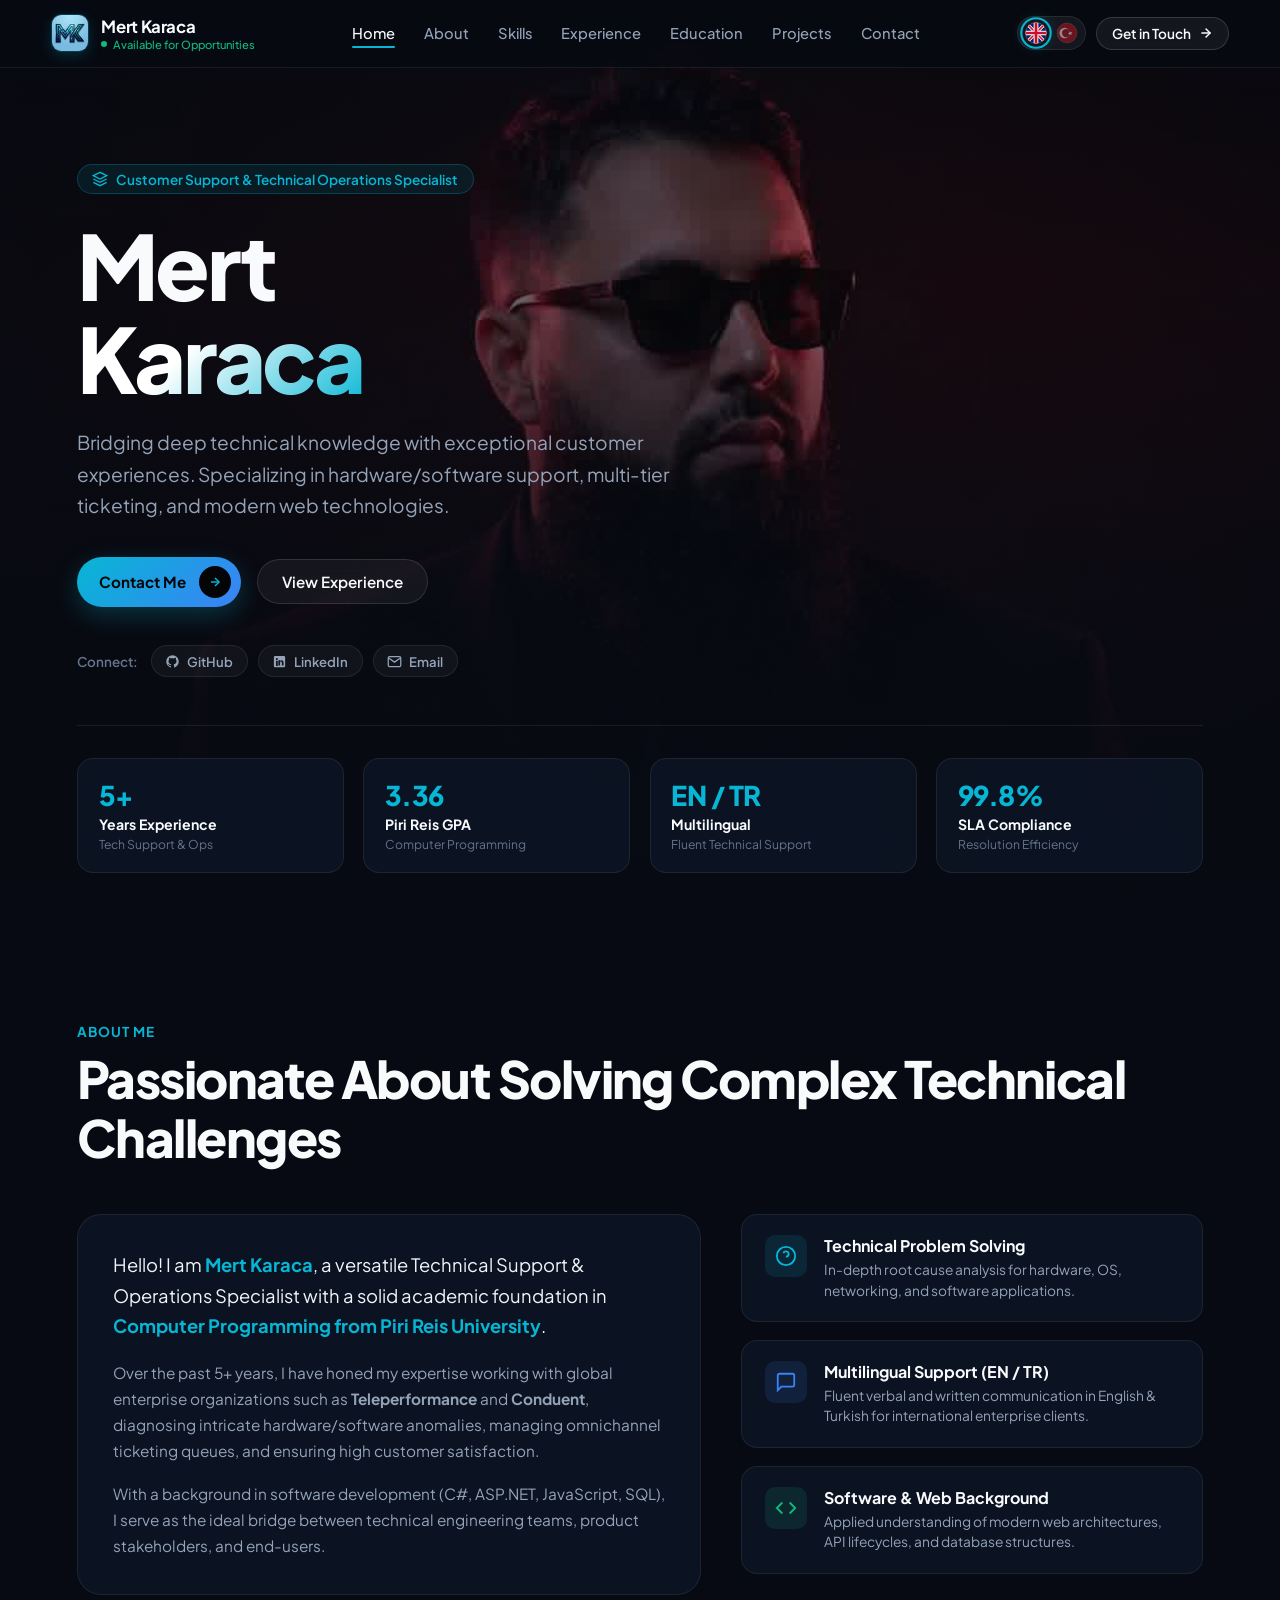
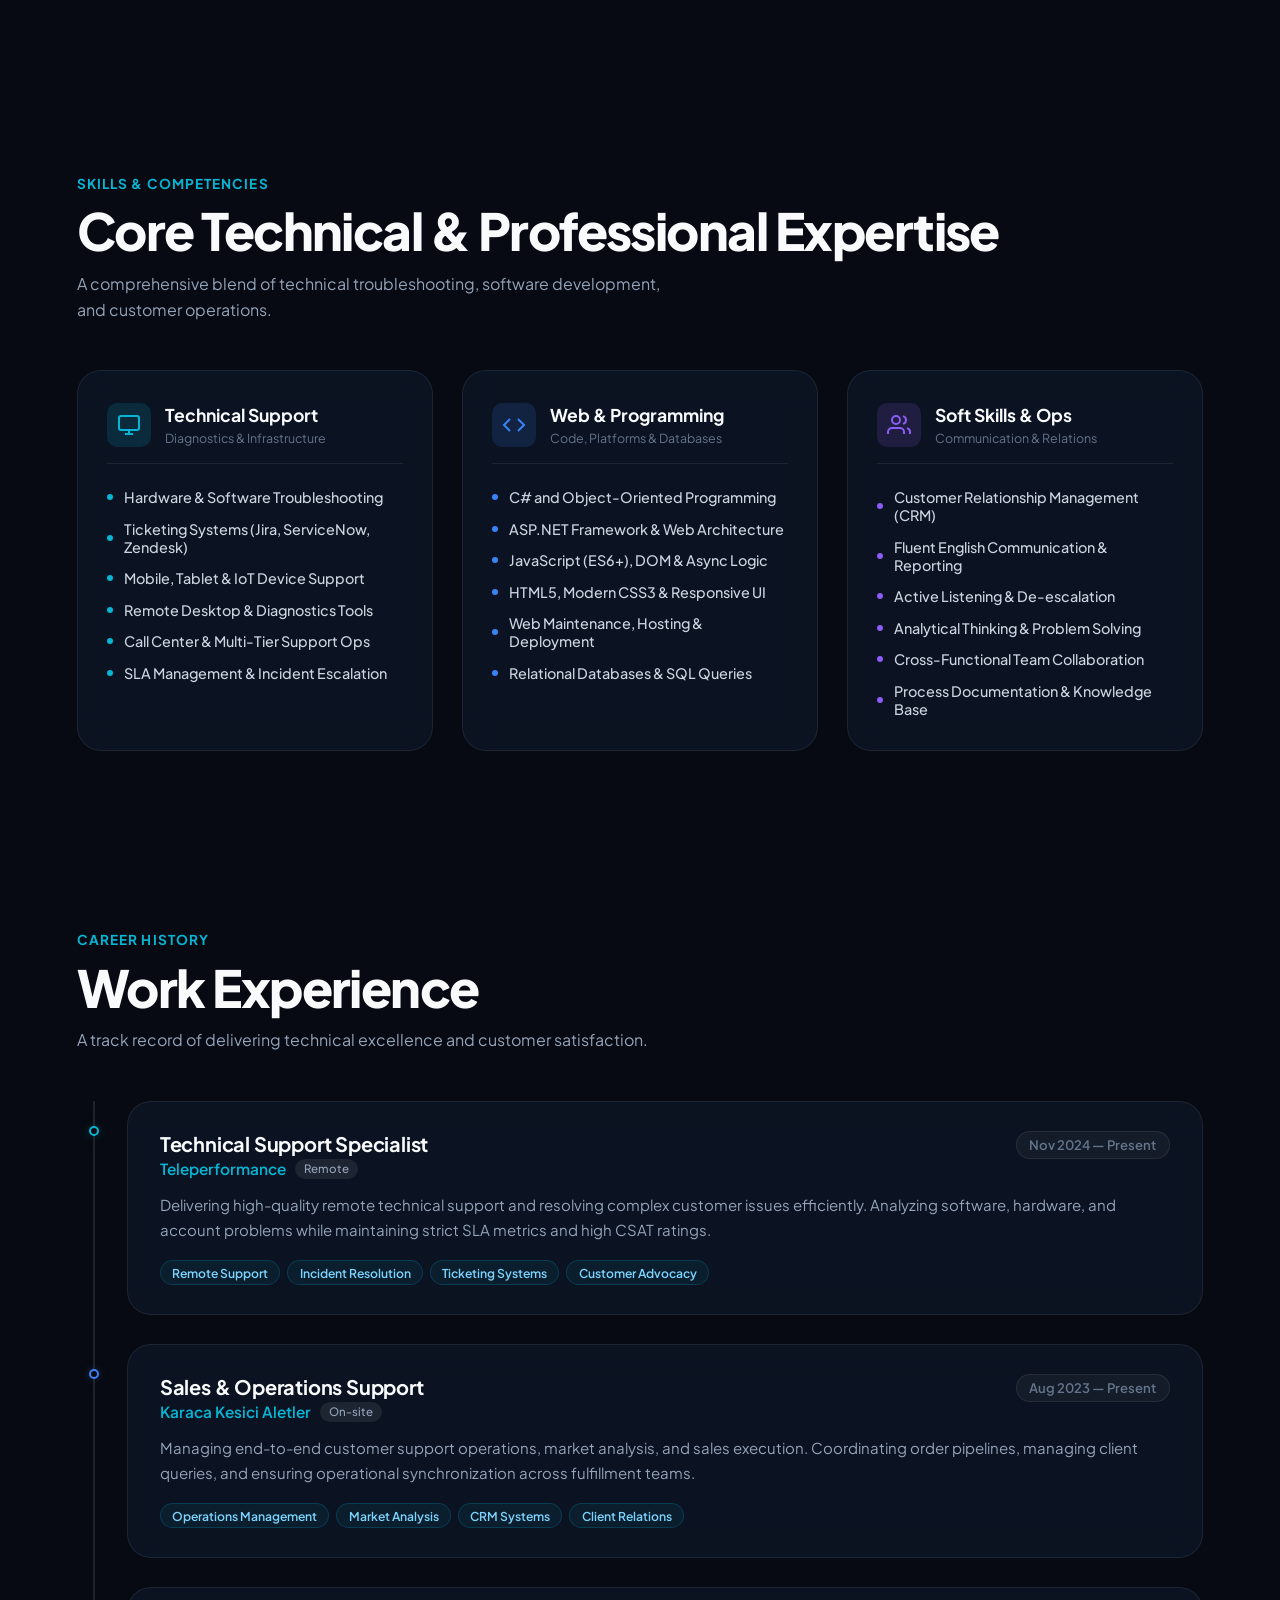
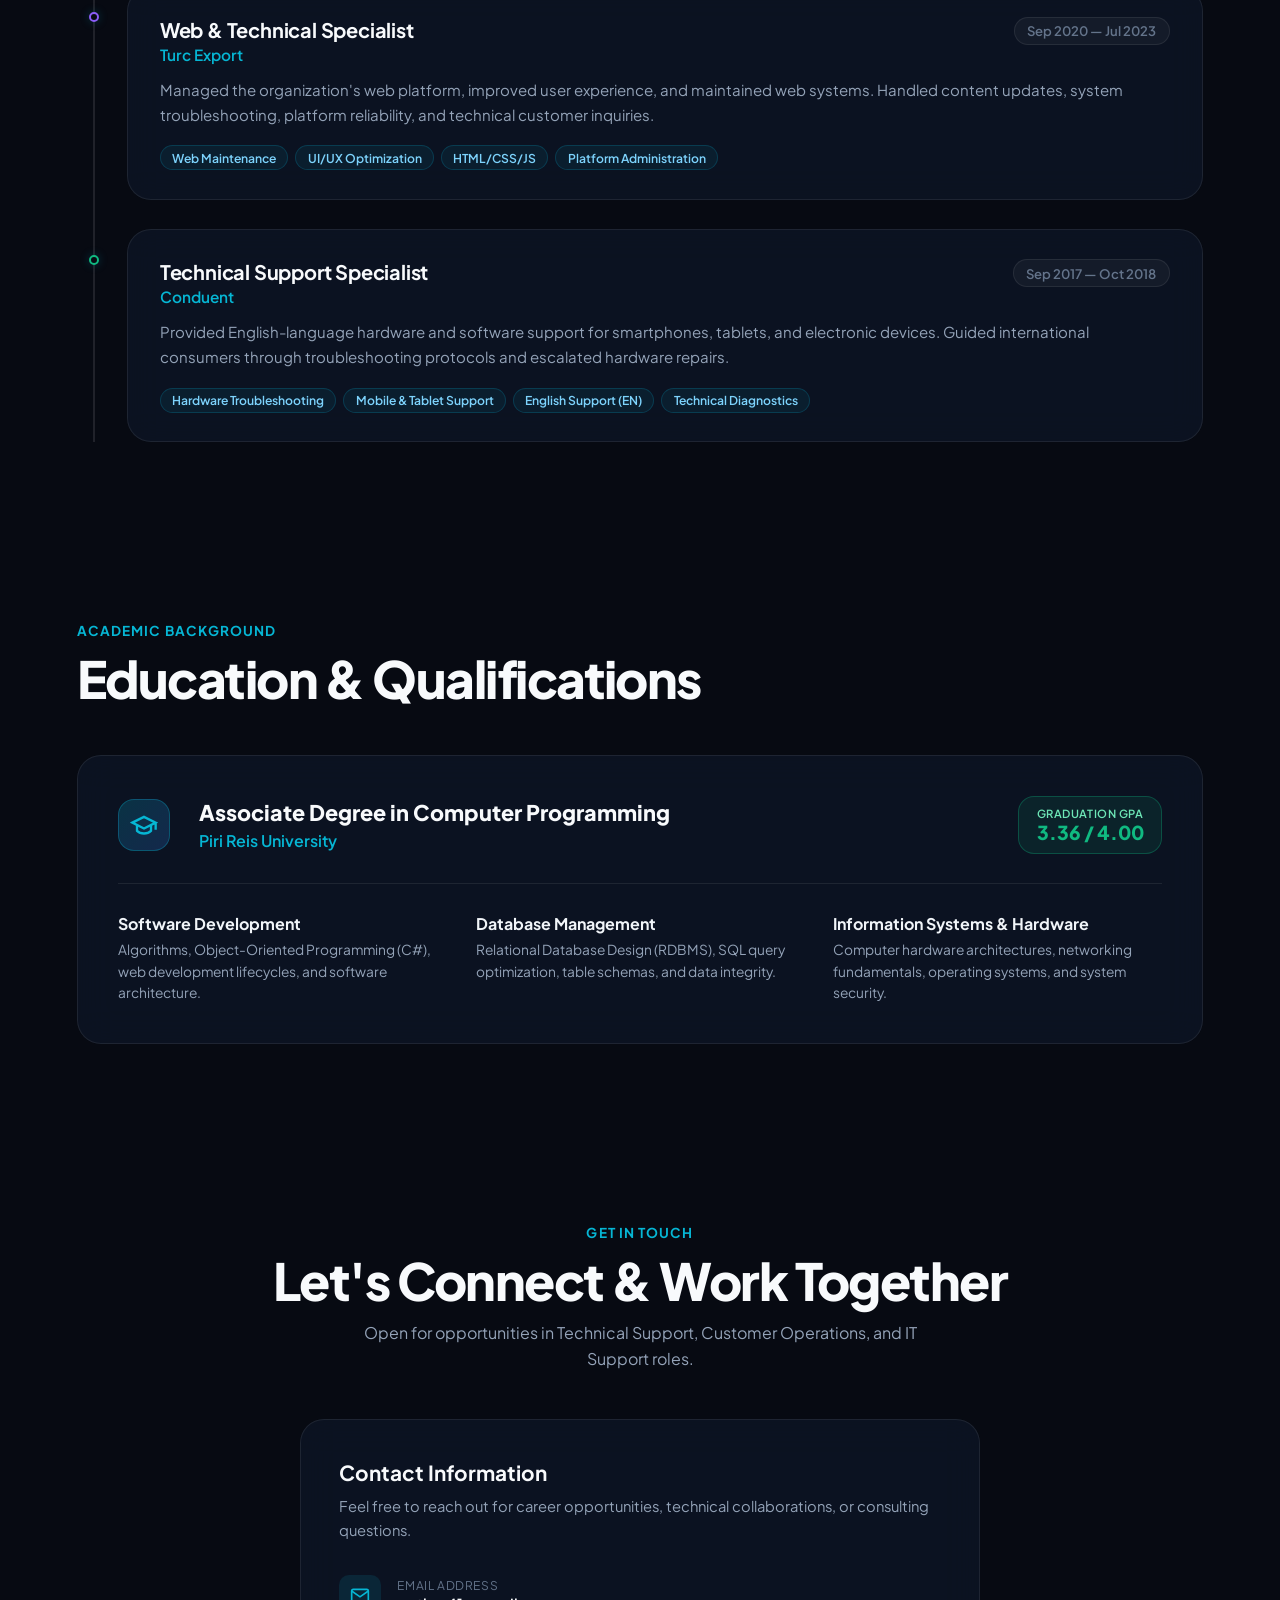
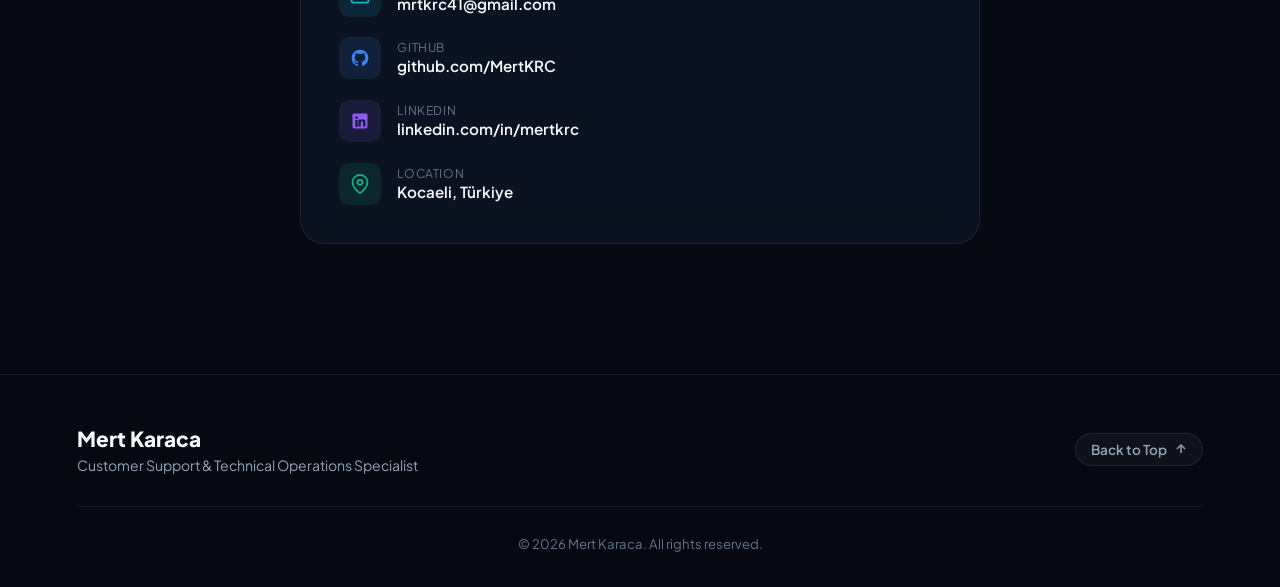
<file: index.html>
<!DOCTYPE html>
<html lang="en">
<head>
  <meta charset="UTF-8">
  <meta name="viewport" content="width=device-width, initial-scale=1.0, maximum-scale=5.0">
  <title>Mert Karaca — Technical Support & Operations Specialist</title>
  <meta name="description" content="Personal Portfolio & CV of Mert Karaca. Customer Support & Technical Operations Specialist with 5+ years of experience in hardware/software troubleshooting, web technologies, and customer operations.">

  <!-- Favicon & Mobile Touch Icons -->
  <link rel="apple-touch-icon" sizes="180x180" href="assets/apple-touch-icon.png">
  <link rel="icon" type="image/png" sizes="32x32" href="assets/favicon-32x32.png">
  <link rel="icon" type="image/png" sizes="16x16" href="assets/favicon-16x16.png">
  <link rel="manifest" href="assets/site.webmanifest">
  <link rel="shortcut icon" href="assets/favicon.ico">
  <meta name="theme-color" content="#070a12">
  <meta name="msapplication-TileColor" content="#070a12">

  <!-- Google Fonts: Plus Jakarta Sans -->
  <link rel="preconnect" href="https://fonts.googleapis.com">
  <link rel="preconnect" href="https://fonts.gstatic.com">
  <link href="https://fonts.googleapis.com/css2?family=Plus+Jakarta+Sans:ital,wght@0,300;0,400;0,500;0,600;0,700;0,800;1,400;1,600&display=swap" rel="stylesheet">
  <link rel="stylesheet" href="style.css">
</head>

<body>
  <!-- Fixed Fullscreen Canvas Background Animation -->
  <div class="canvas-container">
    <canvas id="hero-canvas"></canvas>
    <div class="canvas-overlay"></div>
  </div>

  <!-- Minimal Top Loading Line -->
  <div id="loader" class="loader">
    <div class="loader-bar">
      <div id="loader-progress" class="loader-progress"></div>
    </div>
  </div>

  <!-- Main Website Content Laid Over Scroll Animation -->
  <div class="page-wrapper">
    <!-- Header & Navigation -->
    <header class="navbar" id="navbar">
      <div class="nav-container">
        <a href="#home" class="brand-logo">
          <div class="logo-image-wrap">
            <img src="assets/logo.jpg" alt="Mert Karaca Logo" class="logo-img">
          </div>
          <div class="logo-text">
            <span>Mert Karaca</span>
            <span class="status-indicator">
              <span class="status-dot"></span>
              <span data-i18n="status_available">Available for Opportunities</span>
            </span>
          </div>
        </a>

        <nav class="nav-links" id="nav-links">
          <a href="#home" class="nav-link active" data-i18n="nav_home">Home</a>
          <a href="#about" class="nav-link" data-i18n="nav_about">About</a>
          <a href="#skills" class="nav-link" data-i18n="nav_skills">Skills</a>
          <a href="#experience" class="nav-link" data-i18n="nav_experience">Experience</a>
          <a href="#education" class="nav-link" data-i18n="nav_education">Education</a>
          <a href="projects.html" class="nav-link" data-i18n="nav_projects">Projects</a>
          <a href="#contact" class="nav-link" data-i18n="nav_contact">Contact</a>
        </nav>

        <div class="nav-actions">
          <!-- Flag-Based Language Switcher -->
          <div class="lang-switcher" id="lang-switcher">
            <!-- English Flag Button -->
            <button class="lang-flag-btn active" data-lang="en" title="Switch to English" aria-label="English">
              <svg class="flag-svg" viewBox="0 0 32 32" width="24" height="24">
                <clipPath id="uk-flag-clip">
                  <circle cx="16" cy="16" r="14.5" />
                </clipPath>
                <g clip-path="url(#uk-flag-clip)">
                  <rect width="32" height="32" fill="#012169" />
                  <path d="M0 0 L32 32 M32 0 L0 32" stroke="#ffffff" stroke-width="4.5" />
                  <path d="M0 0 L32 32 M32 0 L0 32" stroke="#C8102E" stroke-width="2.2" />
                  <path d="M16 0 V32 M0 16 H32" stroke="#ffffff" stroke-width="6.5" />
                  <path d="M16 0 V32 M0 16 H32" stroke="#C8102E" stroke-width="3.8" />
                </g>
                <circle cx="16" cy="16" r="14.5" fill="none" stroke="rgba(255,255,255,0.25)" stroke-width="1.2" />
              </svg>
            </button>

            <!-- Turkish Flag Button -->
            <button class="lang-flag-btn" data-lang="tr" title="Türkçe'ye Geç" aria-label="Türkçe">
              <svg class="flag-svg" viewBox="0 0 32 32" width="24" height="24">
                <clipPath id="tr-flag-clip">
                  <circle cx="16" cy="16" r="14.5" />
                </clipPath>
                <g clip-path="url(#tr-flag-clip)">
                  <rect width="32" height="32" fill="#E30A17" />
                  <circle cx="12.5" cy="16" r="7.5" fill="#ffffff" />
                  <circle cx="14.8" cy="16" r="6" fill="#E30A17" />
                  <polygon points="20.5,13.2 21.5,15.3 23.8,15.5 22.0,17.0 22.6,19.3 20.5,18.0 18.4,19.3 19.0,17.0 17.2,15.5 19.5,15.3" fill="#ffffff" transform="rotate(-15 20.5 16)" />
                </g>
                <circle cx="16" cy="16" r="14.5" fill="none" stroke="rgba(255,255,255,0.25)" stroke-width="1.2" />
              </svg>
            </button>
          </div>

          <a href="#contact" class="btn-cv-download">
            <span data-i18n="btn_get_in_touch">Get in Touch</span>
            <svg width="14" height="14" viewBox="0 0 24 24" fill="none" stroke="currentColor" stroke-width="2.5" stroke-linecap="round" stroke-linejoin="round">
              <line x1="5" y1="12" x2="19" y2="12"></line>
              <polyline points="12 5 19 12 12 19"></polyline>
            </svg>
          </a>

          <button class="mobile-menu-btn" id="mobile-toggle" aria-label="Toggle Navigation">
            <span></span>
            <span></span>
            <span></span>
          </button>
        </div>
      </div>
    </header>

    <main>
      <!-- Hero Section -->
      <section id="home" class="hero-section">
        <div class="hero-container">
          <div class="hero-badge">
            <svg width="16" height="16" viewBox="0 0 24 24" fill="none" stroke="currentColor" stroke-width="2">
              <path d="M12 2L2 7l10 5 10-5-10-5zM2 17l10 5 10-5M2 12l10 5 10-5" />
            </svg>
            <span data-i18n="hero_badge">Customer Support & Technical Operations Specialist</span>
          </div>

          <h1 class="hero-title">Mert<br><span class="gradient-text">Karaca</span></h1>

          <p class="hero-tagline" data-i18n="hero_tagline">
            Bridging deep technical knowledge with exceptional customer experiences. Specializing in hardware/software support, multi-tier ticketing, and modern web technologies.
          </p>

          <div class="hero-cta-group">
            <a href="#contact" class="btn-primary">
              <span data-i18n="btn_contact_me">Contact Me</span>
              <div class="btn-arrow">
                <svg width="14" height="14" viewBox="0 0 24 24" fill="none" stroke="currentColor" stroke-width="2.5">
                  <line x1="5" y1="12" x2="19" y2="12"></line>
                  <polyline points="12 5 19 12 12 19"></polyline>
                </svg>
              </div>
            </a>
            <a href="#experience" class="btn-secondary">
              <span data-i18n="btn_view_experience">View Experience</span>
            </a>
          </div>

          <div class="hero-social-strip">
            <span class="social-label" data-i18n="social_connect">Connect:</span>
            <!-- GitHub Profile -->
            <a href="https://github.com/MertKRC" target="_blank" rel="noopener noreferrer" class="social-pill" aria-label="GitHub Profile">
              <svg width="15" height="15" viewBox="0 0 24 24" fill="currentColor">
                <path d="M12 2A10 10 0 0 0 2 12c0 4.42 2.87 8.17 6.84 9.5.5.08.66-.23.66-.5v-1.69c-2.77.6-3.36-1.34-3.36-1.34-.46-1.16-1.11-1.47-1.11-1.47-.91-.62.07-.6.07-.6 1 .07 1.53 1.03 1.53 1.03.87 1.52 2.34 1.07 2.91.83.1-.65.35-1.09.63-1.34-2.22-.25-4.55-1.11-4.55-4.92 0-1.11.38-2 1.03-2.71-.1-.25-.45-1.29.1-2.64 0 0 .84-.27 2.75 1.02.79-.22 1.65-.33 2.5-.33.85 0 1.71.11 2.5.33 1.91-1.29 2.75-1.02 2.75-1.02.55 1.35.2 2.39.1 2.64.65.71 1.03 1.6 1.03 2.71 0 3.82-2.34 4.66-4.57 4.91.36.31.69.92.69 1.85V21c0 .27.16.59.67.5C19.14 20.16 22 16.42 22 12A10 10 0 0 0 12 2z" />
              </svg>
              <span>GitHub</span>
            </a>
            <!-- LinkedIn Profile -->
            <a href="https://www.linkedin.com/in/mertkrc/" target="_blank" rel="noopener noreferrer" class="social-pill" aria-label="LinkedIn Profile">
              <svg width="15" height="15" viewBox="0 0 24 24" fill="currentColor">
                <path d="M19 3a2 2 0 0 1 2 2v14a2 2 0 0 1-2 2H5a2 2 0 0 1-2-2V5a2 2 0 0 1 2-2h14m-.5 15.5v-5.3a3.26 3.26 0 0 0-3.26-3.26c-.85 0-1.84.52-2.28 1.3v-1.11h-2.79v8.37h2.79v-4.93c0-.77.62-1.4 1.39-1.4a1.4 1.4 0 0 1 1.4 1.4v4.93h2.75M6.46 10.9v8.37H9.2V10.9H6.46M7.83 6.2a1.64 1.64 0 1 0 0 3.28 1.64 1.64 0 0 0 0-3.28z" />
              </svg>
              <span>LinkedIn</span>
            </a>
            <!-- Email -->
            <a href="mailto:mrtkrc41@gmail.com" class="social-pill" aria-label="Email">
              <svg width="15" height="15" viewBox="0 0 24 24" fill="none" stroke="currentColor" stroke-width="2">
                <path d="M4 4h16c1.1 0 2 .9 2 2v12c0 1.1-.9 2-2 2H4c-1.1 0-2-.9-2-2V6c0-1.1.9-2 2-2z" />
                <polyline points="22,6 12,13 2,6" />
              </svg>
              <span>Email</span>
            </a>
          </div>
        </div>

        <!-- Quick Summary Stats -->
        <div class="hero-stats-grid">
          <div class="stat-card">
            <div class="stat-num">5+</div>
            <div class="stat-title" data-i18n="stat1_title">Years Experience</div>
            <div class="stat-sub" data-i18n="stat1_sub">Tech Support & Ops</div>
          </div>
          <div class="stat-card">
            <div class="stat-num">3.36</div>
            <div class="stat-title" data-i18n="stat2_title">Piri Reis GPA</div>
            <div class="stat-sub" data-i18n="stat2_sub">Computer Programming</div>
          </div>
          <div class="stat-card">
            <div class="stat-num">EN / TR</div>
            <div class="stat-title" data-i18n="stat3_title">Multilingual</div>
            <div class="stat-sub" data-i18n="stat3_sub">Fluent Technical Support</div>
          </div>
          <div class="stat-card">
            <div class="stat-num">99.8%</div>
            <div class="stat-title" data-i18n="stat4_title">SLA Compliance</div>
            <div class="stat-sub" data-i18n="stat4_sub">Resolution Efficiency</div>
          </div>
        </div>
      </section>

      <!-- About Me Section -->
      <section id="about" class="content-section">
        <div class="section-container">
          <div class="section-header">
            <span class="section-tag" data-i18n="about_tag">About Me</span>
            <h2 class="section-title" data-i18n="about_title">Passionate About Solving Complex Technical Challenges</h2>
          </div>

          <div class="about-grid">
            <div class="about-bio-card">
              <p class="about-lead" data-i18n="about_lead">
                Hello! I am <strong>Mert Karaca</strong>, a versatile Technical Support & Operations Specialist with a solid academic foundation in <strong>Computer Programming from Piri Reis University</strong>.
              </p>
              <p class="about-text" data-i18n="about_p1">
                Over the past 5+ years, I have honed my expertise working with global enterprise organizations such as <strong>Teleperformance</strong> and <strong>Conduent</strong>, diagnosing intricate hardware/software anomalies, managing omnichannel ticketing queues, and ensuring high customer satisfaction.
              </p>
              <p class="about-text" data-i18n="about_p2">
                With a background in software development (C#, ASP.NET, JavaScript, SQL), I serve as the ideal bridge between technical engineering teams, product stakeholders, and end-users.
              </p>
            </div>

            <div class="about-pillars">
              <div class="pillar-card">
                <div class="pillar-icon cyan">
                  <svg width="22" height="22" viewBox="0 0 24 24" fill="none" stroke="currentColor" stroke-width="2">
                    <circle cx="12" cy="12" r="10" />
                    <path d="M9.09 9a3 3 0 0 1 5.83 1c0 2-3 3-3 3" />
                    <line x1="12" y1="17" x2="12.01" y2="17" />
                  </svg>
                </div>
                <div class="pillar-content">
                  <h3 data-i18n="pillar1_title">Technical Problem Solving</h3>
                  <p data-i18n="pillar1_desc">In-depth root cause analysis for hardware, OS, networking, and software applications.</p>
                </div>
              </div>

              <div class="pillar-card">
                <div class="pillar-icon blue">
                  <svg width="22" height="22" viewBox="0 0 24 24" fill="none" stroke="currentColor" stroke-width="2">
                    <path d="M21 15a2 2 0 0 1-2 2H7l-4 4V5a2 2 0 0 1 2-2h14a2 2 0 0 1 2 2z" />
                  </svg>
                </div>
                <div class="pillar-content">
                  <h3 data-i18n="pillar2_title">Multilingual Support (EN / TR)</h3>
                  <p data-i18n="pillar2_desc">Fluent verbal and written communication in English & Turkish for international enterprise clients.</p>
                </div>
              </div>

              <div class="pillar-card">
                <div class="pillar-icon emerald">
                  <svg width="22" height="22" viewBox="0 0 24 24" fill="none" stroke="currentColor" stroke-width="2">
                    <polyline points="16 18 22 12 16 6" />
                    <polyline points="8 6 2 12 8 18" />
                  </svg>
                </div>
                <div class="pillar-content">
                  <h3 data-i18n="pillar3_title">Software & Web Background</h3>
                  <p data-i18n="pillar3_desc">Applied understanding of modern web architectures, API lifecycles, and database structures.</p>
                </div>
              </div>
            </div>
          </div>
        </div>
      </section>

      <!-- Skills & Tech Stack Section -->
      <section id="skills" class="content-section">
        <div class="section-container">
          <div class="section-header">
            <span class="section-tag" data-i18n="skills_tag">Skills & Competencies</span>
            <h2 class="section-title" data-i18n="skills_title">Core Technical & Professional Expertise</h2>
            <p class="section-desc" data-i18n="skills_desc">A comprehensive blend of technical troubleshooting, software development, and customer operations.</p>
          </div>

          <div class="skills-grid">
            <!-- Skill Category 1 -->
            <div class="skill-category-card">
              <div class="skill-card-header">
                <div class="skill-category-icon cyan">
                  <svg width="24" height="24" viewBox="0 0 24 24" fill="none" stroke="currentColor" stroke-width="2">
                    <rect x="2" y="3" width="20" height="14" rx="2" ry="2" />
                    <line x1="8" y1="21" x2="16" y2="21" />
                    <line x1="12" y1="17" x2="12" y2="21" />
                  </svg>
                </div>
                <div>
                  <h3 data-i18n="skill_cat1_title">Technical Support</h3>
                  <span data-i18n="skill_cat1_sub">Diagnostics & Infrastructure</span>
                </div>
              </div>
              <ul class="skill-list">
                <li><span class="bullet-dot cyan"></span><span data-i18n="skill1_1">Hardware & Software Troubleshooting</span></li>
                <li><span class="bullet-dot cyan"></span><span data-i18n="skill1_2">Ticketing Systems (Jira, ServiceNow, Zendesk)</span></li>
                <li><span class="bullet-dot cyan"></span><span data-i18n="skill1_3">Mobile, Tablet & IoT Device Support</span></li>
                <li><span class="bullet-dot cyan"></span><span data-i18n="skill1_4">Remote Desktop & Diagnostics Tools</span></li>
                <li><span class="bullet-dot cyan"></span><span data-i18n="skill1_5">Call Center & Multi-Tier Support Ops</span></li>
                <li><span class="bullet-dot cyan"></span><span data-i18n="skill1_6">SLA Management & Incident Escalation</span></li>
              </ul>
            </div>

            <!-- Skill Category 2 -->
            <div class="skill-category-card">
              <div class="skill-card-header">
                <div class="skill-category-icon blue">
                  <svg width="24" height="24" viewBox="0 0 24 24" fill="none" stroke="currentColor" stroke-width="2">
                    <polyline points="16 18 22 12 16 6" />
                    <polyline points="8 6 2 12 8 18" />
                  </svg>
                </div>
                <div>
                  <h3 data-i18n="skill_cat2_title">Web & Programming</h3>
                  <span data-i18n="skill_cat2_sub">Code, Platforms & Databases</span>
                </div>
              </div>
              <ul class="skill-list">
                <li><span class="bullet-dot blue"></span><span data-i18n="skill2_1">C# and Object-Oriented Programming</span></li>
                <li><span class="bullet-dot blue"></span><span data-i18n="skill2_2">ASP.NET Framework & Web Architecture</span></li>
                <li><span class="bullet-dot blue"></span><span data-i18n="skill2_3">JavaScript (ES6+), DOM & Async Logic</span></li>
                <li><span class="bullet-dot blue"></span><span data-i18n="skill2_4">HTML5, Modern CSS3 & Responsive UI</span></li>
                <li><span class="bullet-dot blue"></span><span data-i18n="skill2_5">Web Maintenance, Hosting & Deployment</span></li>
                <li><span class="bullet-dot blue"></span><span data-i18n="skill2_6">Relational Databases & SQL Queries</span></li>
              </ul>
            </div>

            <!-- Skill Category 3 -->
            <div class="skill-category-card">
              <div class="skill-card-header">
                <div class="skill-category-icon purple">
                  <svg width="24" height="24" viewBox="0 0 24 24" fill="none" stroke="currentColor" stroke-width="2">
                    <path d="M17 21v-2a4 4 0 0 0-4-4H5a4 4 0 0 0-4 4v2" />
                    <circle cx="9" cy="7" r="4" />
                    <path d="M23 21v-2a4 4 0 0 0-3-3.87" />
                    <path d="M16 3.13a4 4 0 0 1 0 7.75" />
                  </svg>
                </div>
                <div>
                  <h3 data-i18n="skill_cat3_title">Soft Skills & Ops</h3>
                  <span data-i18n="skill_cat3_sub">Communication & Relations</span>
                </div>
              </div>
              <ul class="skill-list">
                <li><span class="bullet-dot purple"></span><span data-i18n="skill3_1">Customer Relationship Management (CRM)</span></li>
                <li><span class="bullet-dot purple"></span><span data-i18n="skill3_2">Fluent English Communication & Reporting</span></li>
                <li><span class="bullet-dot purple"></span><span data-i18n="skill3_3">Active Listening & De-escalation</span></li>
                <li><span class="bullet-dot purple"></span><span data-i18n="skill3_4">Analytical Thinking & Problem Solving</span></li>
                <li><span class="bullet-dot purple"></span><span data-i18n="skill3_5">Cross-Functional Team Collaboration</span></li>
                <li><span class="bullet-dot purple"></span><span data-i18n="skill3_6">Process Documentation & Knowledge Base</span></li>
              </ul>
            </div>
          </div>
        </div>
      </section>

      <!-- Work Experience Section -->
      <section id="experience" class="content-section">
        <div class="section-container">
          <div class="section-header">
            <span class="section-tag" data-i18n="exp_tag">Career History</span>
            <h2 class="section-title" data-i18n="exp_title">Work Experience</h2>
            <p class="section-desc" data-i18n="exp_desc">A track record of delivering technical excellence and customer satisfaction.</p>
          </div>

          <div class="timeline">
            <!-- Experience Item 1 -->
            <div class="timeline-item">
              <div class="timeline-marker cyan"></div>
              <div class="timeline-content">
                <div class="timeline-header">
                  <div>
                    <h3 class="role-title" data-i18n="exp1_role">Technical Support Specialist</h3>
                    <div class="company-name">
                      <span>Teleperformance</span>
                      <span class="work-type-pill" data-i18n="work_remote">Remote</span>
                    </div>
                  </div>
                  <div class="period-badge" data-i18n="exp1_period">Nov 2024 — Present</div>
                </div>
                <p class="timeline-desc" data-i18n="exp1_desc">
                  Delivering high-quality remote technical support and resolving complex customer issues efficiently. Analyzing software, hardware, and account problems while maintaining strict SLA metrics and high CSAT ratings.
                </p>
                <div class="tag-group">
                  <span class="tag" data-i18n="tag_remote_support">Remote Support</span>
                  <span class="tag" data-i18n="tag_incident_res">Incident Resolution</span>
                  <span class="tag" data-i18n="tag_ticketing">Ticketing Systems</span>
                  <span class="tag" data-i18n="tag_cust_advocacy">Customer Advocacy</span>
                </div>
              </div>
            </div>

            <!-- Experience Item 2 -->
            <div class="timeline-item">
              <div class="timeline-marker blue"></div>
              <div class="timeline-content">
                <div class="timeline-header">
                  <div>
                    <h3 class="role-title" data-i18n="exp2_role">Sales & Operations Support</h3>
                    <div class="company-name">
                      <span>Karaca Kesici Aletler</span>
                      <span class="work-type-pill" data-i18n="work_onsite">On-site</span>
                    </div>
                  </div>
                  <div class="period-badge" data-i18n="exp2_period">Aug 2023 — Present</div>
                </div>
                <p class="timeline-desc" data-i18n="exp2_desc">
                  Managing end-to-end customer support operations, market analysis, and sales execution. Coordinating order pipelines, managing client queries, and ensuring operational synchronization across fulfillment teams.
                </p>
                <div class="tag-group">
                  <span class="tag" data-i18n="tag_ops_management">Operations Management</span>
                  <span class="tag" data-i18n="tag_market_analysis">Market Analysis</span>
                  <span class="tag" data-i18n="tag_crm">CRM Systems</span>
                  <span class="tag" data-i18n="tag_client_rel">Client Relations</span>
                </div>
              </div>
            </div>

            <!-- Experience Item 3 -->
            <div class="timeline-item">
              <div class="timeline-marker purple"></div>
              <div class="timeline-content">
                <div class="timeline-header">
                  <div>
                    <h3 class="role-title" data-i18n="exp3_role">Web & Technical Specialist</h3>
                    <div class="company-name">
                      <span>Turc Export</span>
                    </div>
                  </div>
                  <div class="period-badge" data-i18n="exp3_period">Sep 2020 — Jul 2023</div>
                </div>
                <p class="timeline-desc" data-i18n="exp3_desc">
                  Managed the organization's web platform, improved user experience, and maintained web systems. Handled content updates, system troubleshooting, platform reliability, and technical customer inquiries.
                </p>
                <div class="tag-group">
                  <span class="tag" data-i18n="tag_web_maint">Web Maintenance</span>
                  <span class="tag" data-i18n="tag_ui_ux">UI/UX Optimization</span>
                  <span class="tag">HTML/CSS/JS</span>
                  <span class="tag" data-i18n="tag_platform_admin">Platform Administration</span>
                </div>
              </div>
            </div>

            <!-- Experience Item 4 -->
            <div class="timeline-item">
              <div class="timeline-marker emerald"></div>
              <div class="timeline-content">
                <div class="timeline-header">
                  <div>
                    <h3 class="role-title" data-i18n="exp4_role">Technical Support Specialist</h3>
                    <div class="company-name">
                      <span>Conduent</span>
                    </div>
                  </div>
                  <div class="period-badge" data-i18n="exp4_period">Sep 2017 — Oct 2018</div>
                </div>
                <p class="timeline-desc" data-i18n="exp4_desc">
                  Provided English-language hardware and software support for smartphones, tablets, and electronic devices. Guided international consumers through troubleshooting protocols and escalated hardware repairs.
                </p>
                <div class="tag-group">
                  <span class="tag" data-i18n="tag_hw_troubleshoot">Hardware Troubleshooting</span>
                  <span class="tag" data-i18n="tag_mobile_support">Mobile & Tablet Support</span>
                  <span class="tag" data-i18n="tag_en_support">English Support (EN)</span>
                  <span class="tag" data-i18n="tag_diagnostics">Technical Diagnostics</span>
                </div>
              </div>
            </div>
          </div>
        </div>
      </section>

      <!-- Education & Qualifications Section -->
      <section id="education" class="content-section">
        <div class="section-container">
          <div class="section-header">
            <span class="section-tag" data-i18n="edu_tag">Academic Background</span>
            <h2 class="section-title" data-i18n="edu_title">Education & Qualifications</h2>
          </div>

          <div class="education-card">
            <div class="edu-top">
              <div class="edu-icon-badge">
                <svg width="28" height="28" viewBox="0 0 24 24" fill="none" stroke="currentColor" stroke-width="2">
                  <path d="M22 10v6M2 10l10-5 10 5-10 5z" />
                  <path d="M6 12v5c3 3 9 3 12 0v-5" />
                </svg>
              </div>
              <div class="edu-info">
                <h3 class="edu-degree" data-i18n="edu_degree">Associate Degree in Computer Programming</h3>
                <div class="edu-school" data-i18n="edu_school">Piri Reis University</div>
              </div>
              <div class="edu-gpa-badge">
                <span class="gpa-label" data-i18n="gpa_label">Graduation GPA</span>
                <span class="gpa-value">3.36 / 4.00</span>
              </div>
            </div>

            <div class="edu-highlights">
              <div class="highlight-item">
                <div class="highlight-title" data-i18n="edu_hl1_title">Software Development</div>
                <p data-i18n="edu_hl1_desc">Algorithms, Object-Oriented Programming (C#), web development lifecycles, and software architecture.</p>
              </div>
              <div class="highlight-item">
                <div class="highlight-title" data-i18n="edu_hl2_title">Database Management</div>
                <p data-i18n="edu_hl2_desc">Relational Database Design (RDBMS), SQL query optimization, table schemas, and data integrity.</p>
              </div>
              <div class="highlight-item">
                <div class="highlight-title" data-i18n="edu_hl3_title">Information Systems & Hardware</div>
                <p data-i18n="edu_hl3_desc">Computer hardware architectures, networking fundamentals, operating systems, and system security.</p>
              </div>
            </div>
          </div>
        </div>
      </section>

      <!-- Contact Section -->
      <section id="contact" class="content-section">
        <div class="section-container">
          <div class="section-header text-center">
            <span class="section-tag" data-i18n="contact_tag">Get in Touch</span>
            <h2 class="section-title" data-i18n="contact_title">Let's Connect & Work Together</h2>
            <p class="section-desc" data-i18n="contact_desc">Open for opportunities in Technical Support, Customer Operations, and IT Support roles.</p>
          </div>

          <div class="contact-grid single-card-view">
            <!-- Direct Info -->
            <div class="contact-info-card">
              <h3 data-i18n="contact_info_heading">Contact Information</h3>
              <p data-i18n="contact_info_sub">Feel free to reach out for career opportunities, technical collaborations, or consulting questions.</p>

              <div class="contact-details">
                <!-- Email: mrtkrc41@gmail.com -->
                <div class="contact-item">
                  <div class="contact-icon cyan">
                    <svg width="20" height="20" viewBox="0 0 24 24" fill="none" stroke="currentColor" stroke-width="2">
                      <path d="M4 4h16c1.1 0 2 .9 2 2v12c0 1.1-.9 2-2 2H4c-1.1 0-2-.9-2-2V6c0-1.1.9-2 2-2z" />
                      <polyline points="22,6 12,13 2,6" />
                    </svg>
                  </div>
                  <div>
                    <span class="contact-label" data-i18n="contact_label_email">Email Address</span>
                    <a href="mailto:mrtkrc41@gmail.com" class="contact-value">mrtkrc41@gmail.com</a>
                  </div>
                </div>

                <!-- GitHub: https://github.com/MertKRC -->
                <div class="contact-item">
                  <div class="contact-icon blue">
                    <svg width="20" height="20" viewBox="0 0 24 24" fill="currentColor">
                      <path d="M12 2A10 10 0 0 0 2 12c0 4.42 2.87 8.17 6.84 9.5.5.08.66-.23.66-.5v-1.69c-2.77.6-3.36-1.34-3.36-1.34-.46-1.16-1.11-1.47-1.11-1.47-.91-.62.07-.6.07-.6 1 .07 1.53 1.03 1.53 1.03.87 1.52 2.34 1.07 2.91.83.1-.65.35-1.09.63-1.34-2.22-.25-4.55-1.11-4.55-4.92 0-1.11.38-2 1.03-2.71-.1-.25-.45-1.29.1-2.64 0 0 .84-.27 2.75 1.02.79-.22 1.65-.33 2.5-.33.85 0 1.71.11 2.5.33 1.91-1.29 2.75-1.02 2.75-1.02.55 1.35.2 2.39.1 2.64.65.71 1.03 1.6 1.03 2.71 0 3.82-2.34 4.66-4.57 4.91.36.31.69.92.69 1.85V21c0 .27.16.59.67.5C19.14 20.16 22 16.42 22 12A10 10 0 0 0 12 2z" />
                    </svg>
                  </div>
                  <div>
                    <span class="contact-label">GitHub</span>
                    <a href="https://github.com/MertKRC" target="_blank" rel="noopener noreferrer" class="contact-value">github.com/MertKRC</a>
                  </div>
                </div>

                <!-- LinkedIn: https://www.linkedin.com/in/mertkrc/ -->
                <div class="contact-item">
                  <div class="contact-icon purple">
                    <svg width="20" height="20" viewBox="0 0 24 24" fill="currentColor">
                      <path d="M19 3a2 2 0 0 1 2 2v14a2 2 0 0 1-2 2H5a2 2 0 0 1-2-2V5a2 2 0 0 1 2-2h14m-.5 15.5v-5.3a3.26 3.26 0 0 0-3.26-3.26c-.85 0-1.84.52-2.28 1.3v-1.11h-2.79v8.37h2.79v-4.93c0-.77.62-1.4 1.39-1.4a1.4 1.4 0 0 1 1.4 1.4v4.93h2.75M6.46 10.9v8.37H9.2V10.9H6.46M7.83 6.2a1.64 1.64 0 1 0 0 3.28 1.64 1.64 0 0 0 0-3.28z" />
                    </svg>
                  </div>
                  <div>
                    <span class="contact-label">LinkedIn</span>
                    <a href="https://www.linkedin.com/in/mertkrc/" target="_blank" rel="noopener noreferrer" class="contact-value">linkedin.com/in/mertkrc</a>
                  </div>
                </div>

                <!-- Location -->
                <div class="contact-item">
                  <div class="contact-icon emerald">
                    <svg width="20" height="20" viewBox="0 0 24 24" fill="none" stroke="currentColor" stroke-width="2">
                      <path d="M21 10c0 7-9 13-9 13s-9-6-9-13a9 9 0 0 1 18 0z" />
                      <circle cx="12" cy="10" r="3" />
                    </svg>
                  </div>
                  <div>
                    <span class="contact-label" data-i18n="contact_label_location">Location</span>
                    <span class="contact-value" data-i18n="contact_val_location">Kocaeli, Türkiye</span>
                  </div>
                </div>
              </div>
            </div>

            <!-- Contact Form (Temporarily Hidden) -->
            <div class="contact-form-card" style="display: none;">
              <form id="contact-form" class="contact-form" action="mailto:mrtkrc41@gmail.com" method="POST" enctype="text/plain">
                <div class="form-row">
                  <div class="form-group">
                    <label for="name" data-i18n="form_label_name">Your Name</label>
                    <input type="text" id="name" name="name" placeholder="John Doe" required data-i18n-placeholder="form_ph_name">
                  </div>
                  <div class="form-group">
                    <label for="email" data-i18n="form_label_email">Your Email</label>
                    <input type="email" id="email" name="email" placeholder="john@example.com" required data-i18n-placeholder="form_ph_email">
                  </div>
                </div>
                <div class="form-group">
                  <label for="subject" data-i18n="form_label_subject">Subject</label>
                  <input type="text" id="subject" name="subject" placeholder="Role Opportunity / Collaboration" required data-i18n-placeholder="form_ph_subject">
                </div>
                <div class="form-group">
                  <label for="message" data-i18n="form_label_message">Message</label>
                  <textarea id="message" name="message" rows="4" placeholder="Hello Mert, I would like to discuss..." required data-i18n-placeholder="form_ph_message"></textarea>
                </div>
                <button type="submit" class="btn-submit" id="submit-btn">
                  <span data-i18n="form_btn_send">Send Message</span>
                  <svg width="16" height="16" viewBox="0 0 24 24" fill="none" stroke="currentColor" stroke-width="2.5">
                    <line x1="22" y1="2" x2="11" y2="13"></line>
                    <polygon points="22 2 15 22 11 13 2 9 22 2"></polygon>
                  </svg>
                </button>
                <div id="form-feedback" class="form-feedback"></div>
              </form>
            </div>
          </div>
        </div>
      </section>

      <!-- Footer -->
      <footer class="site-footer">
        <div class="footer-container">
          <div class="footer-left">
            <div class="footer-brand">Mert Karaca</div>
            <p data-i18n="footer_role">Customer Support & Technical Operations Specialist</p>
          </div>

          <div class="footer-right">
            <a href="#home" class="back-to-top">
              <span data-i18n="btn_back_to_top">Back to Top</span>
              <svg width="14" height="14" viewBox="0 0 24 24" fill="none" stroke="currentColor" stroke-width="2.5">
                <line x1="12" y1="19" x2="12" y2="5"></line>
                <polyline points="5 12 12 5 19 12"></polyline>
              </svg>
            </a>
          </div>
        </div>
        <div class="footer-bottom">
          <span data-i18n="footer_copyright">© 2026 Mert Karaca. All rights reserved.</span>
        </div>
      </footer>
    </main>
  </div>

  <script src="app.js"></script>
</body>
</html>
</file>
<file: style.css>
/* ==========================================================================
   Design System & Tokens (Mert Karaca Portfolio)
   ========================================================================== */
:root {
  --bg-dark: #070a12;
  --bg-card: rgba(15, 23, 42, 0.65);
  --bg-card-hover: rgba(30, 41, 59, 0.75);
  --accent-cyan: #06b6d4;
  --accent-cyan-glow: rgba(6, 182, 212, 0.25);
  --accent-blue: #3b82f6;
  --accent-blue-glow: rgba(59, 130, 246, 0.25);
  --accent-emerald: #10b981;
  --accent-purple: #8b5cf6;
  --text-white: #f8fafc;
  --text-muted: #94a3b8;
  --text-subtle: #64748b;
  --border-subtle: rgba(255, 255, 255, 0.08);
  --border-hover: rgba(6, 182, 212, 0.35);
  --font-main: 'Plus Jakarta Sans', -apple-system, BlinkMacSystemFont, 'Segoe UI', Roboto, sans-serif;
  --radius-lg: 24px;
  --radius-md: 16px;
  --radius-sm: 10px;
  --radius-pill: 9999px;
}

* {
  margin: 0;
  padding: 0;
  box-sizing: border-box;
}

html {
  background-color: var(--bg-dark);
  color: var(--text-white);
  font-family: var(--font-main);
  scroll-behavior: smooth;
  overflow-x: hidden;
  overflow-y: scroll;
}

body {
  margin: 0;
  padding: 0;
  background-color: var(--bg-dark);
  color: var(--text-white);
  font-family: var(--font-main);
  overflow-x: hidden;
  scrollbar-width: thin;
  scrollbar-color: rgba(6, 182, 212, 0.4) transparent;
}

/* Custom Sleek Scrollbar */
::-webkit-scrollbar {
  width: 6px;
}

::-webkit-scrollbar-track {
  background: transparent;
}

::-webkit-scrollbar-thumb {
  background: rgba(255, 255, 255, 0.2);
  border-radius: 3px;
}

::-webkit-scrollbar-thumb:hover {
  background: var(--accent-cyan);
}

/* Background Canvas Layer */
.canvas-container {
  position: fixed;
  top: 0;
  left: 0;
  width: 100vw;
  height: 100vh;
  z-index: 0;
  pointer-events: none;
  overflow: hidden;
  background-color: var(--bg-dark);
}

#hero-canvas {
  width: 100%;
  height: 100%;
  display: block;
}

.canvas-overlay {
  position: absolute;
  top: 0;
  left: 0;
  width: 100%;
  height: 100%;
  background: 
    radial-gradient(circle at 70% 30%, rgba(7, 10, 18, 0.2) 0%, rgba(7, 10, 18, 0.8) 85%),
    linear-gradient(180deg, rgba(7, 10, 18, 0.6) 0%, rgba(7, 10, 18, 0.25) 30%, rgba(7, 10, 18, 0.85) 75%, #070a12 100%);
  pointer-events: none;
}

/* Top Loading Bar */
.loader {
  position: fixed;
  top: 0;
  left: 0;
  width: 100vw;
  height: 3px;
  z-index: 9999;
  pointer-events: none;
  transition: opacity 0.6s ease;
  background: rgba(255, 255, 255, 0.05);
}

.loader.loaded {
  opacity: 0;
}

.loader-bar {
  width: 100%;
  height: 100%;
  overflow: hidden;
}

.loader-progress {
  width: 0%;
  height: 100%;
  background: linear-gradient(90deg, var(--accent-cyan), var(--accent-blue), var(--accent-cyan));
  background-size: 200% 100%;
  animation: shimmer 1.5s infinite linear;
  transition: width 0.15s ease-out;
}

@keyframes shimmer {
  0% { background-position: 0% 0%; }
  100% { background-position: 200% 0%; }
}

/* Page Wrapper */
.page-wrapper {
  position: relative;
  z-index: 10;
  width: 100%;
}

/* ==========================================================================
   Navigation Bar
   ========================================================================== */
.navbar {
  position: fixed;
  top: 0;
  left: 0;
  width: 100%;
  z-index: 1000;
  padding: 0.9rem 4vw;
  backdrop-filter: blur(20px);
  -webkit-backdrop-filter: blur(20px);
  background: rgba(7, 10, 18, 0.75);
  border-bottom: 1px solid var(--border-subtle);
  transition: all 0.3s ease;
}

.navbar.scrolled {
  background: rgba(7, 10, 18, 0.94);
  padding: 0.7rem 4vw;
  box-shadow: 0 10px 30px rgba(0, 0, 0, 0.45);
}

.nav-container {
  max-width: 1360px;
  margin: 0 auto;
  display: flex;
  align-items: center;
  justify-content: space-between;
  gap: 0.8rem;
}

.brand-logo {
  display: flex;
  align-items: center;
  gap: 0.75rem;
  text-decoration: none;
  color: var(--text-white);
  flex-shrink: 0;
}

.logo-image-wrap {
  width: 38px;
  height: 38px;
  border-radius: var(--radius-sm);
  overflow: hidden;
  flex-shrink: 0;
  border: 1px solid rgba(6, 182, 212, 0.3);
  box-shadow: 0 4px 14px rgba(6, 182, 212, 0.2);
}

.logo-img {
  width: 100%;
  height: 100%;
  object-fit: cover;
  display: block;
}

.logo-text {
  display: flex;
  flex-direction: column;
}

.logo-text span:first-child {
  font-size: 1.05rem;
  font-weight: 700;
  letter-spacing: -0.02em;
  white-space: nowrap;
}

.status-indicator {
  font-size: 0.7rem;
  color: var(--accent-emerald);
  display: flex;
  align-items: center;
  gap: 0.35rem;
  font-weight: 500;
  white-space: nowrap;
}

.status-dot {
  width: 6px;
  height: 6px;
  border-radius: 50%;
  background-color: var(--accent-emerald);
  animation: pulse-dot 2s infinite;
  flex-shrink: 0;
}

@keyframes pulse-dot {
  0%, 100% { opacity: 1; transform: scale(1); }
  50% { opacity: 0.4; transform: scale(1.3); }
}

.nav-links {
  display: flex;
  align-items: center;
  gap: 1.8rem;
}

.nav-link {
  color: var(--text-muted);
  font-size: 0.92rem;
  font-weight: 500;
  text-decoration: none;
  transition: color 0.2s ease;
  position: relative;
}

.nav-link:hover,
.nav-link.active {
  color: var(--text-white);
}

.nav-link.active::after {
  content: '';
  position: absolute;
  bottom: -6px;
  left: 0;
  width: 100%;
  height: 2px;
  background: var(--accent-cyan);
  border-radius: 2px;
}

.nav-actions {
  display: flex;
  align-items: center;
  gap: 0.65rem;
  flex-shrink: 0;
}

/* Flag Language Switcher */
.lang-switcher {
  display: flex;
  align-items: center;
  gap: 0.3rem;
  background: rgba(255, 255, 255, 0.06);
  border: 1px solid var(--border-subtle);
  border-radius: var(--radius-pill);
  padding: 3px 5px;
  backdrop-filter: blur(12px);
  -webkit-backdrop-filter: blur(12px);
  flex-shrink: 0;
}

.lang-flag-btn {
  background: transparent;
  border: none;
  padding: 0;
  display: flex;
  align-items: center;
  justify-content: center;
  cursor: pointer;
  border-radius: 50%;
  transition: all 0.2s cubic-bezier(0.16, 1, 0.3, 1);
  opacity: 0.5;
  filter: grayscale(20%);
  width: 26px;
  height: 26px;
}

.lang-flag-btn:hover {
  opacity: 0.95;
  filter: grayscale(0%);
  transform: translateY(-1px) scale(1.08);
}

.lang-flag-btn.active {
  opacity: 1;
  filter: grayscale(0%);
  box-shadow: 0 0 0 2px var(--accent-cyan), 0 0 12px var(--accent-cyan-glow);
  transform: scale(1.05);
}

.flag-svg {
  width: 22px;
  height: 22px;
  display: block;
  border-radius: 50%;
}

.btn-cv-download {
  background: rgba(255, 255, 255, 0.06);
  border: 1px solid rgba(255, 255, 255, 0.15);
  color: var(--text-white);
  border-radius: var(--radius-pill);
  padding: 0.42rem 0.95rem;
  display: inline-flex;
  align-items: center;
  gap: 0.45rem;
  font-size: 0.85rem;
  font-weight: 600;
  text-decoration: none;
  backdrop-filter: blur(8px);
  transition: all 0.25s ease;
  white-space: nowrap;
  flex-shrink: 0;
}

.btn-cv-download:hover {
  background: var(--accent-cyan);
  border-color: var(--accent-cyan);
  color: #050507;
  transform: translateY(-2px);
  box-shadow: 0 6px 20px var(--accent-cyan-glow);
}

.mobile-menu-btn {
  display: none;
  background: rgba(255, 255, 255, 0.06);
  border: 1px solid var(--border-subtle);
  border-radius: var(--radius-sm);
  cursor: pointer;
  flex-direction: column;
  justify-content: center;
  align-items: center;
  gap: 4px;
  width: 36px;
  height: 36px;
  padding: 0;
  flex-shrink: 0;
  z-index: 1002;
  transition: all 0.2s ease;
}

.mobile-menu-btn:hover {
  background: rgba(6, 182, 212, 0.15);
  border-color: var(--accent-cyan);
}

.mobile-menu-btn span {
  display: block;
  width: 18px;
  height: 2px;
  background: #ffffff;
  border-radius: 2px;
  transition: transform 0.3s ease, opacity 0.3s ease;
}

/* ==========================================================================
   Hero Section
   ========================================================================== */
.hero-section {
  min-height: 100vh;
  padding: 140px 6vw 60px;
  max-width: 1360px;
  margin: 0 auto;
  display: flex;
  flex-direction: column;
  justify-content: space-between;
}

.hero-container {
  max-width: 780px;
  margin-top: auto;
  margin-bottom: auto;
  padding: 1.5rem 0;
}

.hero-badge {
  display: inline-flex;
  align-items: center;
  gap: 0.5rem;
  padding: 0.35rem 0.9rem;
  border-radius: var(--radius-pill);
  background: rgba(6, 182, 212, 0.1);
  border: 1px solid rgba(6, 182, 212, 0.25);
  color: var(--accent-cyan);
  font-size: 0.85rem;
  font-weight: 600;
  margin-bottom: 1.5rem;
  backdrop-filter: blur(8px);
}

.hero-title {
  font-size: clamp(2.8rem, 7vw, 6.2rem);
  font-weight: 800;
  line-height: 1.04;
  letter-spacing: -0.04em;
  color: var(--text-white);
  margin-bottom: 1.4rem;
}

.gradient-text {
  background: linear-gradient(135deg, #ffffff 40%, var(--accent-cyan) 100%);
  -webkit-background-clip: text;
  -webkit-text-fill-color: transparent;
}

.hero-tagline {
  font-size: clamp(1rem, 1.5vw, 1.25rem);
  color: var(--text-muted);
  line-height: 1.65;
  margin-bottom: 2.2rem;
  max-width: 680px;
}

.hero-cta-group {
  display: flex;
  align-items: center;
  gap: 1rem;
  flex-wrap: wrap;
  margin-bottom: 2.4rem;
}

.btn-primary {
  background: linear-gradient(135deg, var(--accent-cyan), var(--accent-blue));
  color: #050507;
  font-weight: 700;
  font-size: 0.95rem;
  border-radius: var(--radius-pill);
  padding: 0.55rem 0.65rem 0.55rem 1.4rem;
  display: inline-flex;
  align-items: center;
  gap: 0.8rem;
  text-decoration: none;
  box-shadow: 0 8px 24px var(--accent-cyan-glow);
  transition: transform 0.25s ease, box-shadow 0.25s ease;
}

.btn-primary:hover {
  transform: translateY(-3px);
  box-shadow: 0 12px 30px rgba(6, 182, 212, 0.4);
}

.btn-arrow {
  width: 32px;
  height: 32px;
  border-radius: 50%;
  background: #050507;
  color: var(--accent-cyan);
  display: flex;
  align-items: center;
  justify-content: center;
  transition: transform 0.2s;
}

.btn-primary:hover .btn-arrow {
  transform: translateX(3px);
}

.btn-secondary {
  background: rgba(255, 255, 255, 0.05);
  border: 1px solid rgba(255, 255, 255, 0.12);
  color: var(--text-white);
  font-weight: 600;
  font-size: 0.95rem;
  border-radius: var(--radius-pill);
  padding: 0.75rem 1.5rem;
  text-decoration: none;
  backdrop-filter: blur(10px);
  transition: all 0.25s ease;
}

.btn-secondary:hover {
  background: rgba(255, 255, 255, 0.1);
  border-color: rgba(255, 255, 255, 0.25);
  transform: translateY(-2px);
}

/* Hero Social Strip */
.hero-social-strip {
  display: flex;
  align-items: center;
  gap: 0.6rem;
  flex-wrap: wrap;
  width: 100%;
}

.social-label {
  font-size: 0.84rem;
  color: var(--text-subtle);
  font-weight: 600;
  margin-right: 0.2rem;
  flex-shrink: 0;
}

.social-pill {
  display: inline-flex;
  align-items: center;
  gap: 0.45rem;
  padding: 0.4rem 0.85rem;
  border-radius: var(--radius-pill);
  background: rgba(255, 255, 255, 0.04);
  border: 1px solid var(--border-subtle);
  color: var(--text-muted);
  font-size: 0.82rem;
  font-weight: 600;
  text-decoration: none;
  transition: all 0.2s ease;
  white-space: nowrap;
}

.social-pill:hover {
  color: var(--text-white);
  border-color: var(--accent-cyan);
  background: rgba(6, 182, 212, 0.1);
  transform: translateY(-2px);
}

/* Stats Cards at Hero Bottom */
.hero-stats-grid {
  display: grid;
  grid-template-columns: repeat(4, 1fr);
  gap: 1.2rem;
  border-top: 1px solid var(--border-subtle);
  padding-top: 2rem;
  margin-top: 1.5rem;
}

.stat-card {
  background: var(--bg-card);
  border: 1px solid var(--border-subtle);
  border-radius: var(--radius-md);
  padding: 1.2rem 1.3rem;
  backdrop-filter: blur(14px);
  -webkit-backdrop-filter: blur(14px);
  transition: transform 0.3s ease, border-color 0.3s ease;
}

.stat-card:hover {
  transform: translateY(-4px);
  border-color: var(--border-hover);
}

.stat-num {
  font-size: 1.7rem;
  font-weight: 800;
  color: var(--accent-cyan);
  letter-spacing: -0.02em;
  margin-bottom: 0.2rem;
}

.stat-title {
  font-size: 0.88rem;
  font-weight: 700;
  color: var(--text-white);
}

.stat-sub {
  font-size: 0.76rem;
  color: var(--text-subtle);
  margin-top: 0.2rem;
}

/* ==========================================================================
   Content Sections General
   ========================================================================== */
.content-section {
  padding: 90px 6vw;
  max-width: 1360px;
  margin: 0 auto;
}

.section-container {
  width: 100%;
}

.section-header {
  margin-bottom: 3rem;
}

.section-header.text-center {
  text-align: center;
}

.section-header.text-center .section-desc {
  margin-left: auto;
  margin-right: auto;
}

.section-tag {
  color: var(--accent-cyan);
  font-size: 0.85rem;
  font-weight: 700;
  text-transform: uppercase;
  letter-spacing: 0.08em;
  margin-bottom: 0.6rem;
  display: block;
}

.section-title {
  font-size: clamp(2rem, 4vw, 3.2rem);
  font-weight: 800;
  line-height: 1.14;
  letter-spacing: -0.03em;
  color: var(--text-white);
  margin-bottom: 0.7rem;
}

.section-desc {
  font-size: 1rem;
  color: var(--text-muted);
  line-height: 1.6;
  max-width: 600px;
}

/* ==========================================================================
   About Me Section
   ========================================================================== */
.about-grid {
  display: grid;
  grid-template-columns: 1.15fr 0.85fr;
  gap: 2.5rem;
  align-items: flex-start;
}

.about-bio-card {
  background: var(--bg-card);
  border: 1px solid var(--border-subtle);
  border-radius: var(--radius-lg);
  padding: 2.2rem;
  backdrop-filter: blur(16px);
  -webkit-backdrop-filter: blur(16px);
}

.about-lead {
  font-size: 1.15rem;
  color: #f1f5f9;
  line-height: 1.65;
  margin-bottom: 1.2rem;
}

.about-lead strong {
  color: var(--accent-cyan);
}

.about-text {
  font-size: 0.96rem;
  color: var(--text-muted);
  line-height: 1.68;
  margin-bottom: 1.1rem;
}

.about-text:last-child {
  margin-bottom: 0;
}

.about-pillars {
  display: flex;
  flex-direction: column;
  gap: 1.1rem;
}

.pillar-card {
  display: flex;
  align-items: flex-start;
  gap: 1.1rem;
  background: var(--bg-card);
  border: 1px solid var(--border-subtle);
  border-radius: var(--radius-md);
  padding: 1.25rem 1.4rem;
  backdrop-filter: blur(14px);
  transition: all 0.3s ease;
}

.pillar-card:hover {
  transform: translateX(6px);
  border-color: var(--border-hover);
}

.pillar-icon {
  width: 42px;
  height: 42px;
  border-radius: var(--radius-sm);
  display: flex;
  align-items: center;
  justify-content: center;
  flex-shrink: 0;
}

.pillar-icon.cyan {
  background: rgba(6, 182, 212, 0.12);
  color: var(--accent-cyan);
}

.pillar-icon.blue {
  background: rgba(59, 130, 246, 0.12);
  color: var(--accent-blue);
}

.pillar-icon.emerald {
  background: rgba(16, 185, 129, 0.12);
  color: var(--accent-emerald);
}

.pillar-content h3 {
  font-size: 1rem;
  font-weight: 700;
  margin-bottom: 0.25rem;
  color: var(--text-white);
}

.pillar-content p {
  font-size: 0.86rem;
  color: var(--text-muted);
  line-height: 1.5;
}

/* ==========================================================================
   Skills Section
   ========================================================================== */
.skills-grid {
  display: grid;
  grid-template-columns: repeat(3, 1fr);
  gap: 1.8rem;
}

.skill-category-card {
  background: var(--bg-card);
  border: 1px solid var(--border-subtle);
  border-radius: var(--radius-lg);
  padding: 2rem 1.8rem;
  backdrop-filter: blur(16px);
  -webkit-backdrop-filter: blur(16px);
  transition: transform 0.35s ease, border-color 0.35s ease, box-shadow 0.35s ease;
}

.skill-category-card:hover {
  transform: translateY(-6px);
  border-color: var(--border-hover);
  box-shadow: 0 16px 36px rgba(0, 0, 0, 0.4), 0 0 24px var(--accent-cyan-glow);
}

.skill-card-header {
  display: flex;
  align-items: center;
  gap: 0.9rem;
  margin-bottom: 1.5rem;
  padding-bottom: 1rem;
  border-bottom: 1px solid var(--border-subtle);
}

.skill-category-icon {
  width: 44px;
  height: 44px;
  border-radius: var(--radius-sm);
  display: flex;
  align-items: center;
  justify-content: center;
  flex-shrink: 0;
}

.skill-category-icon.cyan { background: rgba(6, 182, 212, 0.15); color: var(--accent-cyan); }
.skill-category-icon.blue { background: rgba(59, 130, 246, 0.15); color: var(--accent-blue); }
.skill-category-icon.purple { background: rgba(139, 92, 246, 0.15); color: var(--accent-purple); }

.skill-card-header h3 {
  font-size: 1.1rem;
  font-weight: 700;
  color: var(--text-white);
}

.skill-card-header span {
  font-size: 0.78rem;
  color: var(--text-subtle);
}

.skill-list {
  list-style: none;
  display: flex;
  flex-direction: column;
  gap: 0.85rem;
}

.skill-list li {
  display: flex;
  align-items: center;
  gap: 0.7rem;
  font-size: 0.9rem;
  color: #cbd5e1;
  font-weight: 500;
}

.bullet-dot {
  width: 6px;
  height: 6px;
  border-radius: 50%;
  flex-shrink: 0;
}

.bullet-dot.cyan { background: var(--accent-cyan); }
.bullet-dot.blue { background: var(--accent-blue); }
.bullet-dot.purple { background: var(--accent-purple); }

/* ==========================================================================
   Experience Section (Timeline)
   ========================================================================== */
.timeline {
  display: flex;
  flex-direction: column;
  gap: 1.8rem;
  position: relative;
  padding-left: 2rem;
  border-left: 2px solid rgba(255, 255, 255, 0.1);
  margin-left: 1rem;
}

.timeline-item {
  position: relative;
}

.timeline-marker {
  position: absolute;
  top: 1.6rem;
  left: calc(-2rem - 6px);
  width: 10px;
  height: 10px;
  border-radius: 50%;
  background: var(--bg-dark);
  border: 2px solid var(--accent-cyan);
  box-shadow: 0 0 10px var(--accent-cyan-glow);
}

.timeline-marker.blue { border-color: var(--accent-blue); box-shadow: 0 0 10px var(--accent-blue-glow); }
.timeline-marker.purple { border-color: var(--accent-purple); }
.timeline-marker.emerald { border-color: var(--accent-emerald); }

.timeline-content {
  background: var(--bg-card);
  border: 1px solid var(--border-subtle);
  border-radius: var(--radius-lg);
  padding: 1.8rem 2rem;
  backdrop-filter: blur(16px);
  -webkit-backdrop-filter: blur(16px);
  transition: all 0.3s ease;
}

.timeline-content:hover {
  border-color: var(--border-hover);
  transform: translateX(4px);
}

.timeline-header {
  display: flex;
  align-items: flex-start;
  justify-content: space-between;
  gap: 1.2rem;
  margin-bottom: 0.9rem;
  flex-wrap: wrap;
}

.role-title {
  font-size: 1.25rem;
  font-weight: 700;
  color: var(--text-white);
  letter-spacing: -0.01em;
}

.company-name {
  display: flex;
  align-items: center;
  gap: 0.6rem;
  font-size: 0.96rem;
  font-weight: 600;
  color: var(--accent-cyan);
  margin-top: 0.2rem;
}

.work-type-pill {
  font-size: 0.72rem;
  padding: 0.15rem 0.55rem;
  border-radius: var(--radius-pill);
  background: rgba(255, 255, 255, 0.08);
  color: var(--text-muted);
  font-weight: 500;
}

.period-badge {
  font-size: 0.82rem;
  font-weight: 600;
  color: var(--text-subtle);
  background: rgba(255, 255, 255, 0.04);
  padding: 0.3rem 0.8rem;
  border-radius: var(--radius-pill);
  border: 1px solid var(--border-subtle);
}

.timeline-desc {
  font-size: 0.94rem;
  color: var(--text-muted);
  line-height: 1.65;
  margin-bottom: 1.1rem;
}

.tag-group {
  display: flex;
  flex-wrap: wrap;
  gap: 0.45rem;
}

.tag {
  font-size: 0.76rem;
  font-weight: 600;
  padding: 0.22rem 0.7rem;
  border-radius: var(--radius-pill);
  background: rgba(6, 182, 212, 0.08);
  border: 1px solid rgba(6, 182, 212, 0.2);
  color: #7dd3fc;
}

/* ==========================================================================
   Education Section
   ========================================================================== */
.education-card {
  background: var(--bg-card);
  border: 1px solid var(--border-subtle);
  border-radius: var(--radius-lg);
  padding: 2.5rem;
  backdrop-filter: blur(18px);
  -webkit-backdrop-filter: blur(18px);
}

.edu-top {
  display: flex;
  align-items: center;
  justify-content: space-between;
  gap: 1.8rem;
  border-bottom: 1px solid var(--border-subtle);
  padding-bottom: 1.8rem;
  margin-bottom: 1.8rem;
  flex-wrap: wrap;
}

.edu-icon-badge {
  width: 52px;
  height: 52px;
  border-radius: var(--radius-md);
  background: linear-gradient(135deg, rgba(6, 182, 212, 0.2), rgba(59, 130, 246, 0.2));
  color: var(--accent-cyan);
  display: flex;
  align-items: center;
  justify-content: center;
  flex-shrink: 0;
  border: 1px solid rgba(6, 182, 212, 0.3);
}

.edu-info {
  flex: 1;
}

.edu-degree {
  font-size: 1.35rem;
  font-weight: 800;
  color: var(--text-white);
  margin-bottom: 0.25rem;
}

.edu-school {
  font-size: 1rem;
  font-weight: 600;
  color: var(--accent-cyan);
}

.edu-gpa-badge {
  background: rgba(16, 185, 129, 0.1);
  border: 1px solid rgba(16, 185, 129, 0.3);
  padding: 0.55rem 1.1rem;
  border-radius: var(--radius-md);
  display: flex;
  flex-direction: column;
  align-items: center;
}

.gpa-label {
  font-size: 0.7rem;
  color: #6ee7b7;
  font-weight: 600;
  text-transform: uppercase;
  letter-spacing: 0.05em;
}

.gpa-value {
  font-size: 1.2rem;
  font-weight: 800;
  color: #10b981;
}

.edu-highlights {
  display: grid;
  grid-template-columns: repeat(3, 1fr);
  gap: 1.8rem;
}

.highlight-item {
  display: flex;
  flex-direction: column;
  gap: 0.35rem;
}

.highlight-title {
  font-size: 1rem;
  font-weight: 700;
  color: #f1f5f9;
}

.highlight-item p {
  font-size: 0.86rem;
  color: var(--text-muted);
  line-height: 1.55;
}

/* ==========================================================================
   Contact Section
   ========================================================================== */
.contact-grid.single-card-view {
  display: grid;
  grid-template-columns: 1fr;
  max-width: 680px;
  margin: 0 auto;
}

.contact-info-card {
  background: var(--bg-card);
  border: 1px solid var(--border-subtle);
  border-radius: var(--radius-lg);
  padding: 2.4rem;
  backdrop-filter: blur(18px);
  -webkit-backdrop-filter: blur(18px);
}

.contact-info-card h3 {
  font-size: 1.3rem;
  font-weight: 700;
  margin-bottom: 0.6rem;
}

.contact-info-card > p {
  font-size: 0.92rem;
  color: var(--text-muted);
  line-height: 1.6;
  margin-bottom: 2rem;
}

.contact-details {
  display: flex;
  flex-direction: column;
  gap: 1.3rem;
}

.contact-item {
  display: flex;
  align-items: center;
  gap: 1rem;
}

.contact-icon {
  width: 42px;
  height: 42px;
  border-radius: var(--radius-sm);
  display: flex;
  align-items: center;
  justify-content: center;
  flex-shrink: 0;
}

.contact-icon.cyan { background: rgba(6, 182, 212, 0.12); color: var(--accent-cyan); }
.contact-icon.blue { background: rgba(59, 130, 246, 0.12); color: var(--accent-blue); }
.contact-icon.emerald { background: rgba(16, 185, 129, 0.12); color: var(--accent-emerald); }
.contact-icon.purple { background: rgba(139, 92, 246, 0.12); color: var(--accent-purple); }

.contact-label {
  font-size: 0.75rem;
  color: var(--text-subtle);
  text-transform: uppercase;
  letter-spacing: 0.05em;
  display: block;
}

.contact-value {
  font-size: 0.95rem;
  font-weight: 600;
  color: var(--text-white);
  text-decoration: none;
  transition: color 0.2s ease;
  word-break: break-all;
}

.contact-value:hover {
  color: var(--accent-cyan);
}

/* ==========================================================================
   Footer
   ========================================================================== */
.site-footer {
  border-top: 1px solid var(--border-subtle);
  background: rgba(7, 10, 18, 0.92);
  backdrop-filter: blur(20px);
  -webkit-backdrop-filter: blur(20px);
  padding: 50px 6vw 35px;
  margin-top: 40px;
}

.footer-container {
  max-width: 1360px;
  margin: 0 auto;
  display: flex;
  align-items: center;
  justify-content: space-between;
  gap: 1.5rem;
  margin-bottom: 2rem;
}

.footer-brand {
  font-size: 1.3rem;
  font-weight: 800;
  color: var(--text-white);
  margin-bottom: 0.2rem;
}

.footer-left p {
  color: var(--text-muted);
  font-size: 0.88rem;
}

.back-to-top {
  display: inline-flex;
  align-items: center;
  gap: 0.45rem;
  color: var(--text-muted);
  font-size: 0.85rem;
  font-weight: 600;
  text-decoration: none;
  padding: 0.45rem 0.9rem;
  border-radius: var(--radius-pill);
  background: rgba(255, 255, 255, 0.04);
  border: 1px solid var(--border-subtle);
  transition: all 0.2s ease;
}

.back-to-top:hover {
  color: var(--accent-cyan);
  border-color: var(--accent-cyan);
  transform: translateY(-2px);
}

.footer-bottom {
  max-width: 1360px;
  margin: 0 auto;
  border-top: 1px solid rgba(255, 255, 255, 0.06);
  padding-top: 1.8rem;
  display: flex;
  align-items: center;
  justify-content: center;
  text-align: center;
  color: var(--text-subtle);
  font-size: 0.82rem;
}

/* ==========================================================================
   PROJECTS PAGE — Ambient Background & Layout
   ========================================================================== */
.projects-page-body {
  background: #060810;
  min-height: 100vh;
}

.ambient-glow-bg {
  position: fixed;
  inset: 0;
  pointer-events: none;
  overflow: hidden;
  z-index: 0;
}

.glow-orb {
  position: absolute;
  border-radius: 50%;
  filter: blur(110px);
  opacity: 0.22;
}

.orb-1 {
  width: 700px;
  height: 700px;
  top: -200px;
  left: -200px;
  background: radial-gradient(circle, #0e4f6b 0%, transparent 70%);
}

.orb-2 {
  width: 600px;
  height: 600px;
  bottom: 10%;
  right: -150px;
  background: radial-gradient(circle, #1a1370 0%, transparent 70%);
}

.orb-3 {
  width: 500px;
  height: 500px;
  top: 50%;
  left: 40%;
  background: radial-gradient(circle, #0c3040 0%, transparent 70%);
}

.projects-main {
  position: relative;
  z-index: 10;
  padding-top: 0;
}

.projects-hero-section {
  padding: 140px 6vw 70px;
  max-width: 1360px;
  margin: 0 auto;
  text-align: center;
}

.projects-hero-container {
  max-width: 860px;
  margin: 0 auto;
}

.projects-hero-title {
  font-size: clamp(2.6rem, 6vw, 5.2rem);
  font-weight: 800;
  line-height: 1.05;
  letter-spacing: -0.04em;
  color: var(--text-white);
  margin-bottom: 1.3rem;
  margin-top: 1.2rem;
}

.projects-hero-desc {
  font-size: clamp(0.96rem, 1.4vw, 1.18rem);
  color: var(--text-muted);
  line-height: 1.68;
  max-width: 720px;
  margin: 0 auto 2.5rem;
}

.projects-stats-row {
  display: flex;
  align-items: center;
  justify-content: center;
  gap: 1rem;
  flex-wrap: wrap;
}

.proj-stat-pill {
  display: flex;
  flex-direction: column;
  align-items: center;
  gap: 0.2rem;
  background: rgba(255, 255, 255, 0.04);
  border: 1px solid var(--border-subtle);
  border-radius: var(--radius-md);
  padding: 0.85rem 1.4rem;
  backdrop-filter: blur(12px);
  min-width: 120px;
  transition: transform 0.3s ease, border-color 0.3s ease;
}

.proj-stat-pill:hover {
  border-color: rgba(6, 182, 212, 0.3);
  transform: translateY(-4px);
}

.proj-stat-val {
  font-size: 1.25rem;
  font-weight: 800;
  color: var(--accent-cyan);
  letter-spacing: -0.02em;
}

.proj-stat-lbl {
  font-size: 0.76rem;
  color: var(--text-subtle);
  font-weight: 600;
}

.projects-grid-2col {
  display: grid;
  grid-template-columns: 1fr 1fr;
  gap: 2rem;
}

.project-featured-card {
  background: rgba(10, 15, 28, 0.75);
  border: 1px solid var(--border-subtle);
  border-radius: var(--radius-lg);
  overflow: hidden;
  backdrop-filter: blur(20px);
  -webkit-backdrop-filter: blur(20px);
  transition: transform 0.35s cubic-bezier(0.16, 1, 0.3, 1),
              border-color 0.35s ease,
              box-shadow 0.35s ease;
  display: flex;
  flex-direction: column;
}

.project-featured-card:hover {
  transform: translateY(-6px);
  border-color: rgba(6, 182, 212, 0.4);
  box-shadow: 0 20px 45px rgba(0, 0, 0, 0.5), 0 0 25px rgba(6, 182, 212, 0.1);
}

.card-visual-banner {
  height: 220px;
  width: 100%;
  display: flex;
  align-items: center;
  justify-content: center;
  overflow: hidden;
  flex-shrink: 0;
  background: #090c18;
  border-bottom: 1px solid rgba(6, 182, 212, 0.12);
}

.card-visual-banner.gif-banner-bg {
  background: #070a14;
}

.proj-banner-gif {
  width: 100%;
  height: 100%;
  object-fit: contain;
  display: block;
  background: #070a14;
  transition: transform 0.4s ease;
}

.project-featured-card:hover .proj-banner-gif {
  transform: scale(1.02);
}

.card-visual-banner.gif-banner-mobile {
  background: #060912;
}

.proj-banner-gif-mobile {
  width: auto;
  height: 100%;
  max-width: 100%;
  object-fit: contain;
}

.project-card-details {
  padding: 1.8rem 2rem 2rem;
  flex: 1;
  display: flex;
  flex-direction: column;
}

.project-tags {
  display: flex;
  flex-wrap: wrap;
  gap: 0.4rem;
  margin-bottom: 0.9rem;
}

.proj-badge {
  font-size: 0.7rem;
  font-weight: 700;
  padding: 0.18rem 0.6rem;
  border-radius: var(--radius-pill);
  letter-spacing: 0.03em;
  text-transform: uppercase;
}

.proj-badge.cyan { background: rgba(6, 182, 212, 0.12); color: #67e8f9; border: 1px solid rgba(6, 182, 212, 0.25); }
.proj-badge.blue { background: rgba(59, 130, 246, 0.12); color: #93c5fd; border: 1px solid rgba(59, 130, 246, 0.25); }
.proj-badge.purple { background: rgba(139, 92, 246, 0.12); color: #c4b5fd; border: 1px solid rgba(139, 92, 246, 0.25); }
.proj-badge.emerald { background: rgba(16, 185, 129, 0.12); color: #6ee7b7; border: 1px solid rgba(16, 185, 129, 0.25); }

.project-name {
  font-size: 1.25rem;
  font-weight: 800;
  color: var(--text-white);
  letter-spacing: -0.02em;
  margin-bottom: 0.75rem;
  line-height: 1.25;
}

.project-summary {
  font-size: 0.91rem;
  color: var(--text-muted);
  line-height: 1.65;
  margin-bottom: 1.2rem;
  flex: 1;
}

.project-key-points {
  display: flex;
  flex-direction: column;
  gap: 0.6rem;
  margin-bottom: 1.4rem;
  padding: 1rem 1.1rem;
  background: rgba(255, 255, 255, 0.03);
  border-radius: var(--radius-sm);
  border: 1px solid rgba(255, 255, 255, 0.06);
}

.kp-item {
  display: flex;
  align-items: center;
  gap: 0.65rem;
  font-size: 0.85rem;
  color: #cbd5e1;
}

.kp-dot {
  width: 6px;
  height: 6px;
  border-radius: 50%;
  flex-shrink: 0;
}

.kp-dot.cyan { background: var(--accent-cyan); }
.kp-dot.blue { background: var(--accent-blue); }
.kp-dot.emerald { background: var(--accent-emerald); }
.kp-dot.purple { background: var(--accent-purple); }

.project-actions {
  display: flex;
  gap: 0.75rem;
  flex-wrap: wrap;
}

.btn-github-link {
  display: inline-flex;
  align-items: center;
  gap: 0.5rem;
  padding: 0.55rem 1.1rem;
  border-radius: var(--radius-pill);
  background: rgba(255, 255, 255, 0.07);
  border: 1px solid rgba(255, 255, 255, 0.14);
  color: var(--text-white);
  font-size: 0.85rem;
  font-weight: 700;
  text-decoration: none;
  transition: all 0.25s ease;
}

.btn-github-link:hover {
  background: var(--accent-cyan);
  border-color: var(--accent-cyan);
  color: #050507;
  transform: translateY(-2px);
  box-shadow: 0 6px 18px var(--accent-cyan-glow);
}

/* ==========================================================================
   Fade Reveal Animation (Projects page)
   ========================================================================== */
.fade-reveal {
  opacity: 0;
  transform: translateY(20px);
  transition: opacity 0.5s cubic-bezier(0.16, 1, 0.3, 1), transform 0.5s cubic-bezier(0.16, 1, 0.3, 1);
}

.fade-reveal.visible {
  opacity: 1;
  transform: translateY(0);
}

.projects-stats-row .proj-stat-pill:nth-child(1).fade-reveal { transition-delay: 0.05s; }
.projects-stats-row .proj-stat-pill:nth-child(2).fade-reveal { transition-delay: 0.12s; }
.projects-stats-row .proj-stat-pill:nth-child(3).fade-reveal { transition-delay: 0.19s; }
.projects-stats-row .proj-stat-pill:nth-child(4).fade-reveal { transition-delay: 0.26s; }

/* ==========================================================================
   Responsive Breakpoints & Mobile Optimization (Down to 320px)
   ========================================================================== */
@media (max-width: 1024px) {
  .hero-stats-grid {
    grid-template-columns: repeat(2, 1fr);
  }
  .about-grid {
    grid-template-columns: 1fr;
  }
  .skills-grid {
    grid-template-columns: 1fr;
  }
  .edu-highlights {
    grid-template-columns: 1fr;
  }
  .projects-grid-2col {
    grid-template-columns: 1fr;
  }
}

@media (max-width: 768px) {
  .navbar {
    padding: 0.75rem 4vw;
  }

  .nav-container {
    gap: 0.4rem;
  }

  .logo-image-wrap {
    width: 35px;
    height: 35px;
  }

  .logo-text span:first-child {
    font-size: 0.95rem;
  }

  /* Full Screen Overlay Navigation Drawer */
  .nav-links {
    display: none;
    position: fixed;
    top: 0;
    left: 0;
    width: 100vw;
    height: 100vh;
    background: rgba(7, 10, 18, 0.98);
    backdrop-filter: blur(25px);
    -webkit-backdrop-filter: blur(25px);
    flex-direction: column;
    justify-content: center;
    align-items: center;
    padding: 2.5rem 6vw;
    gap: 1.6rem;
    z-index: 1001;
    overflow-y: auto;
  }

  .nav-links.open {
    display: flex;
    animation: fadeInMenu 0.25s ease-out forwards;
  }

  @keyframes fadeInMenu {
    from { opacity: 0; transform: scale(0.98); }
    to { opacity: 1; transform: scale(1); }
  }

  .nav-link {
    font-size: 1.3rem;
    font-weight: 700;
    color: #cbd5e1;
    padding: 0.4rem 1rem;
    text-align: center;
  }

  .nav-link.active,
  .nav-link:hover {
    color: var(--accent-cyan);
  }

  .nav-link.active::after {
    bottom: 0px;
    height: 3px;
  }

  .mobile-menu-btn {
    display: flex;
  }

  /* Hamburger active state transformation */
  .nav-links.open ~ .nav-actions .mobile-menu-btn span:nth-child(1),
  .mobile-menu-btn.is-active span:nth-child(1) {
    transform: translateY(6px) rotate(45deg);
  }
  .nav-links.open ~ .nav-actions .mobile-menu-btn span:nth-child(2),
  .mobile-menu-btn.is-active span:nth-child(2) {
    opacity: 0;
  }
  .nav-links.open ~ .nav-actions .mobile-menu-btn span:nth-child(3),
  .mobile-menu-btn.is-active span:nth-child(3) {
    transform: translateY(-6px) rotate(-45deg);
  }

  .hero-section {
    padding: 120px 5vw 40px;
    min-height: auto;
  }

  .hero-container {
    padding: 1rem 0;
  }

  .hero-stats-grid {
    grid-template-columns: repeat(2, 1fr);
    gap: 0.9rem;
    padding-top: 1.5rem;
  }

  .stat-card {
    padding: 1rem;
  }

  .stat-num {
    font-size: 1.45rem;
  }

  .timeline {
    padding-left: 1.3rem;
    margin-left: 0.4rem;
  }

  .timeline-marker {
    left: calc(-1.3rem - 6px);
  }

  .timeline-content {
    padding: 1.4rem 1.3rem;
  }

  .edu-top {
    flex-direction: column;
    align-items: flex-start;
    gap: 1.2rem;
  }

  .footer-container {
    flex-direction: column;
    align-items: flex-start;
    gap: 1.2rem;
  }

  .content-section {
    padding: 70px 5vw;
  }

  .projects-hero-section {
    padding: 120px 5vw 50px;
  }

  .card-visual-banner {
    height: 190px;
  }

  .project-card-details {
    padding: 1.4rem 1.3rem 1.6rem;
  }
}

/* Specific Mobile Optimization for Small Screens (<= 640px) */
@media (max-width: 640px) {
  .status-indicator span:last-child {
    display: none;
  }

  .status-indicator {
    margin-top: 1px;
  }

  /* Keep Hero Connect items in 1 neat row with zero wrapping */
  .hero-social-strip {
    display: flex;
    flex-wrap: nowrap;
    align-items: center;
    justify-content: flex-start;
    gap: 0.4rem;
    width: 100%;
    overflow-x: auto;
    padding-bottom: 2px;
    scrollbar-width: none;
    -ms-overflow-style: none;
  }

  .hero-social-strip::-webkit-scrollbar {
    display: none;
  }

  .social-label {
    font-size: 0.76rem;
    margin-right: 0.05rem;
  }

  .social-pill {
    flex: 1 1 auto;
    justify-content: center;
    padding: 0.38rem 0.6rem;
    font-size: 0.76rem;
    gap: 0.3rem;
  }

  .social-pill svg {
    width: 13px;
    height: 13px;
  }

  /* Compact button in navbar to guarantee space */
  .btn-cv-download {
    padding: 0.38rem 0.65rem;
    font-size: 0.78rem;
    gap: 0.3rem;
  }

  .btn-cv-download svg {
    width: 13px;
    height: 13px;
  }

  .hero-stats-grid {
    grid-template-columns: 1fr 1fr;
  }

  .projects-stats-row {
    display: grid;
    grid-template-columns: 1fr 1fr;
    gap: 0.7rem;
  }

  .proj-stat-pill {
    min-width: unset;
    padding: 0.75rem 0.9rem;
  }
}

/* Micro screens (<= 420px) */
@media (max-width: 420px) {
  .logo-text .status-indicator {
    display: none;
  }

  .btn-cv-download span {
    display: none;
  }

  .btn-cv-download {
    padding: 0.42rem 0.55rem;
    border-radius: var(--radius-sm);
  }

  .hero-title {
    font-size: 2.5rem;
  }

  .hero-cta-group {
    flex-direction: column;
    align-items: stretch;
    width: 100%;
  }

  .btn-primary, .btn-secondary {
    justify-content: center;
    width: 100%;
    text-align: center;
  }

  .social-pill span {
    font-size: 0.72rem;
  }

  .hero-stats-grid {
    grid-template-columns: 1fr;
  }
}
</file>
